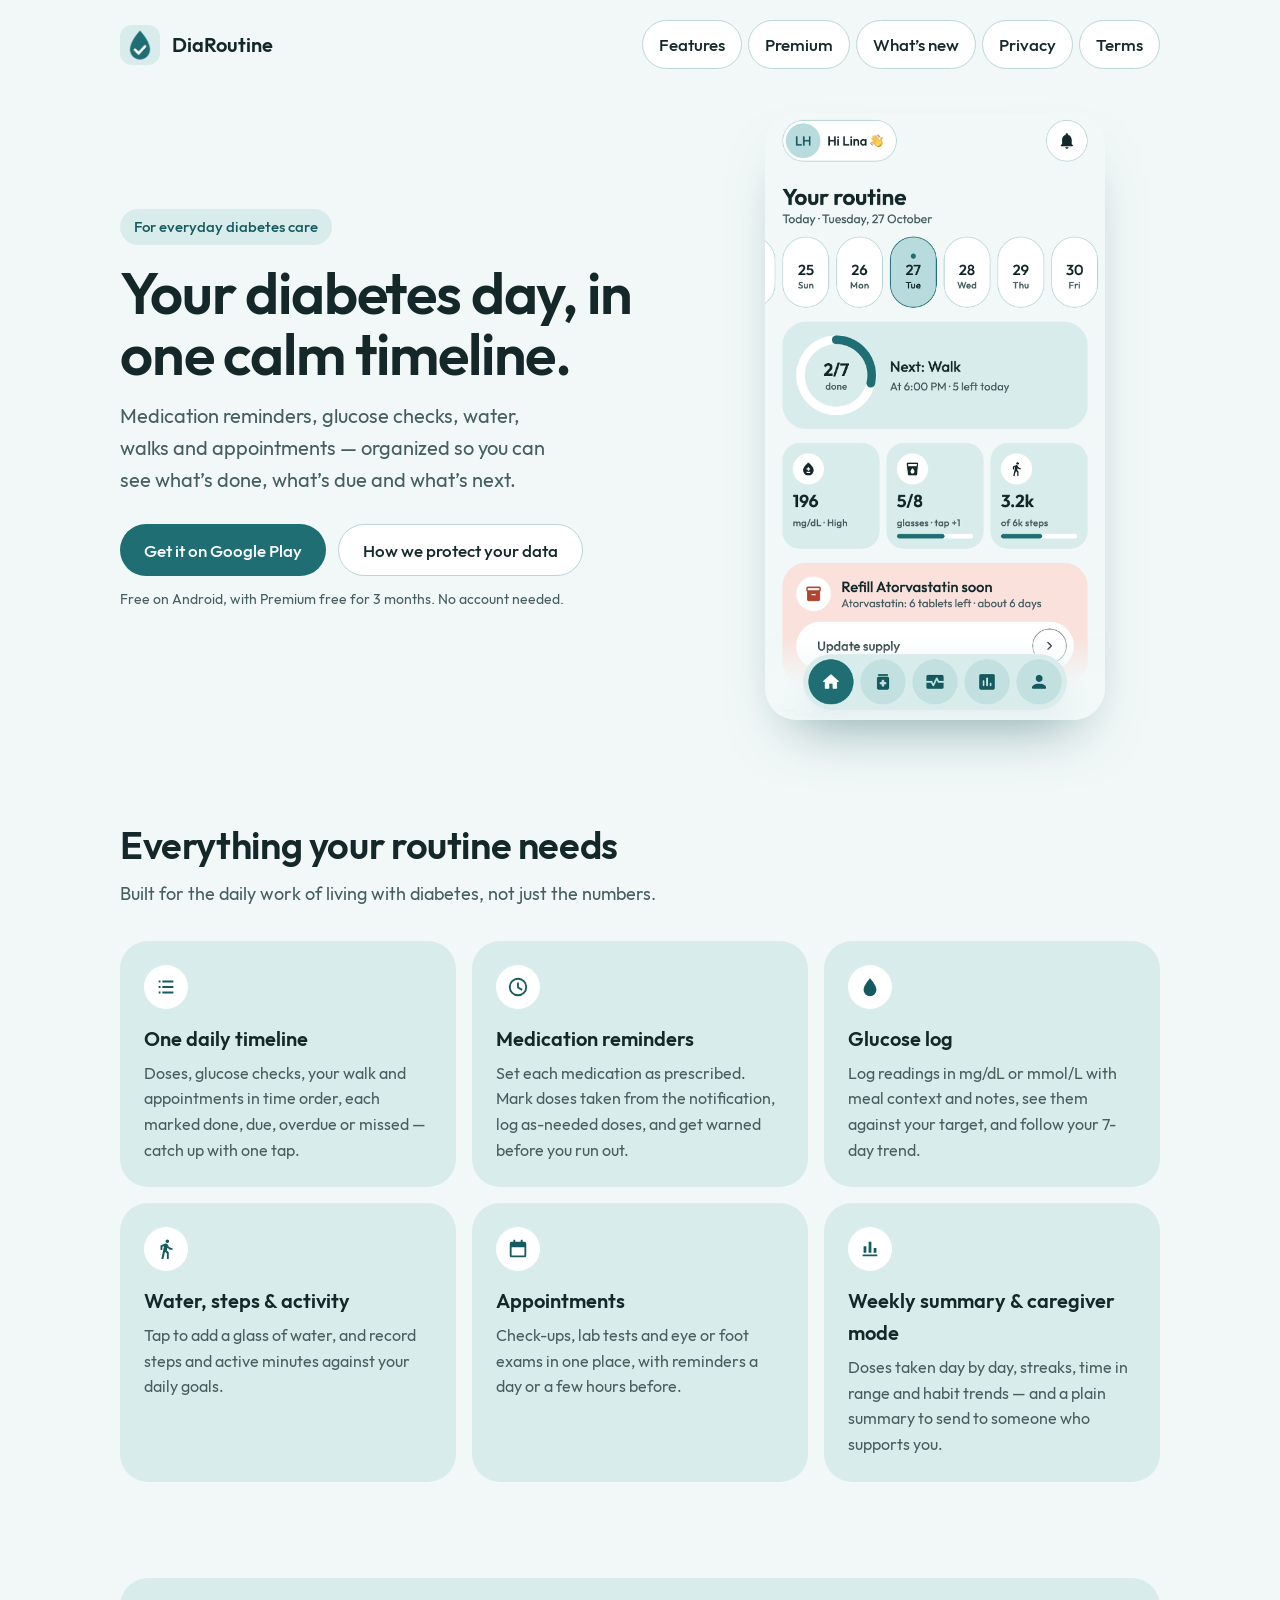
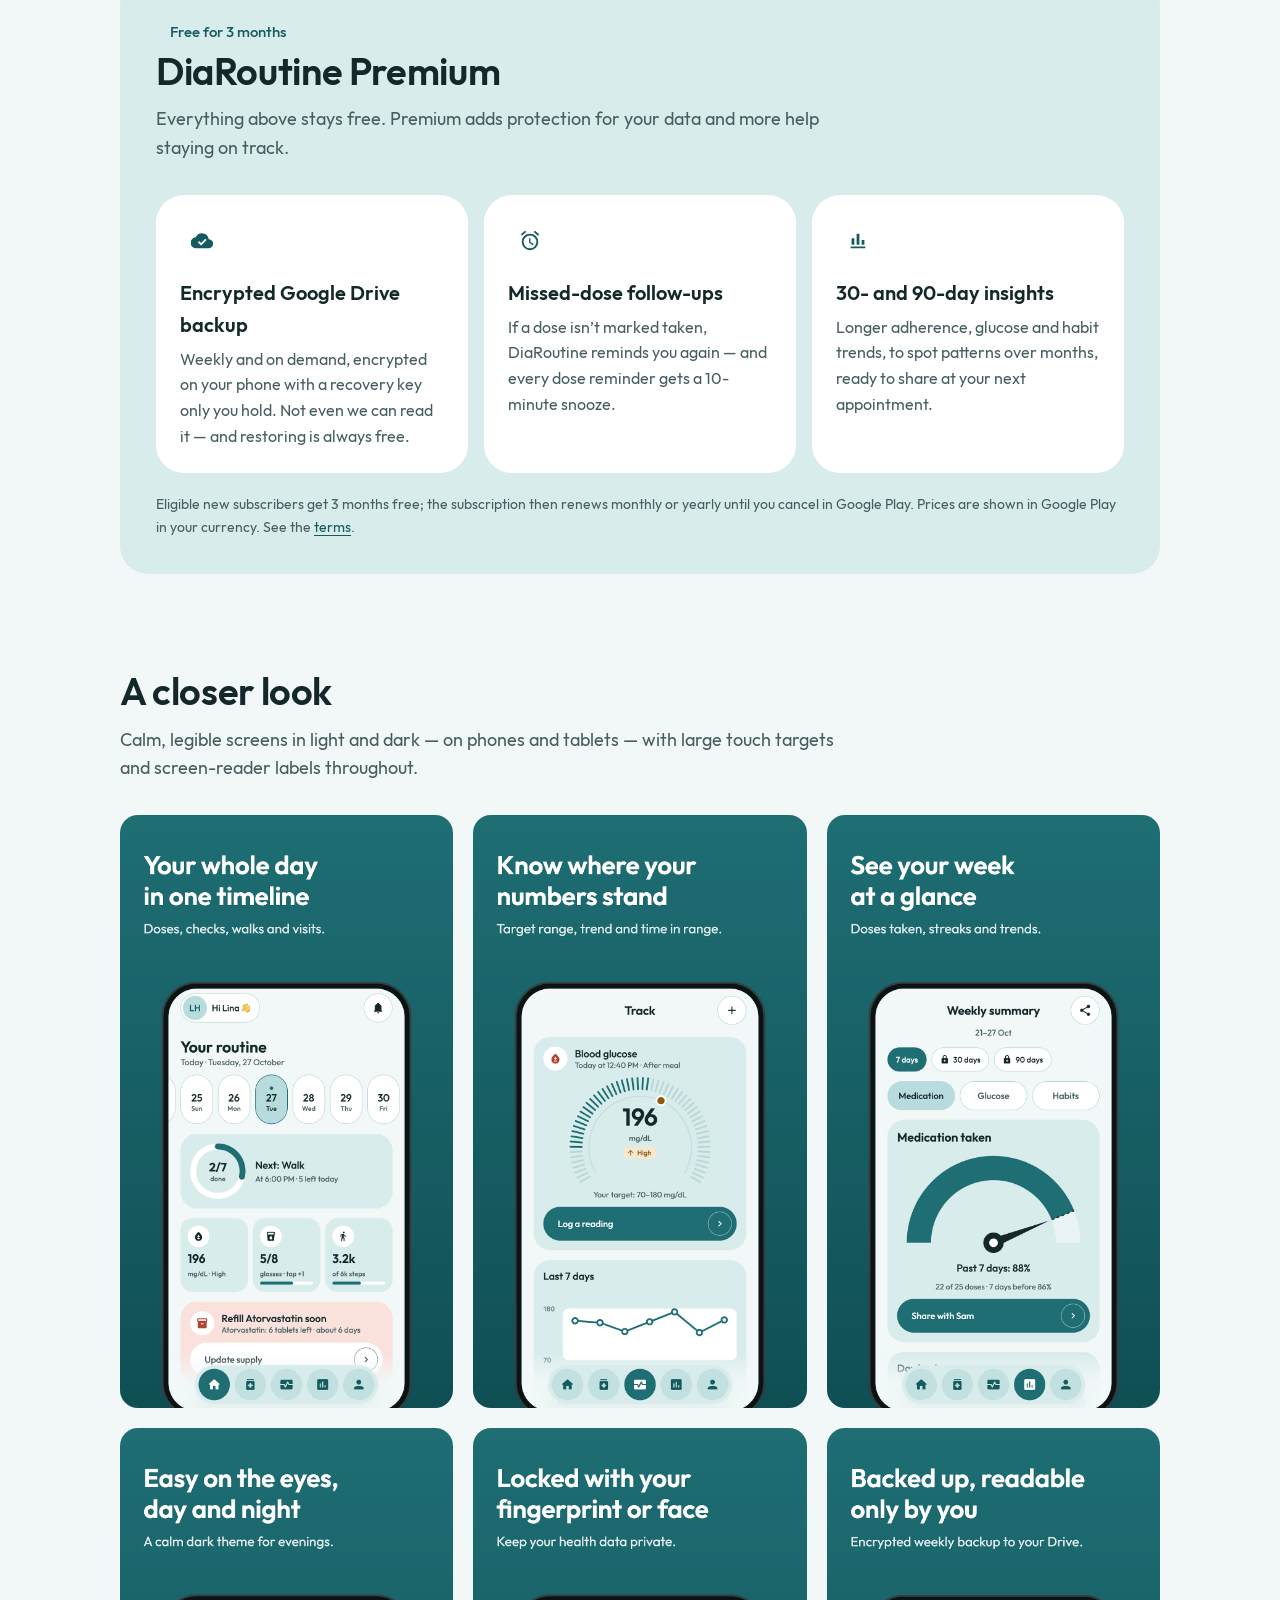
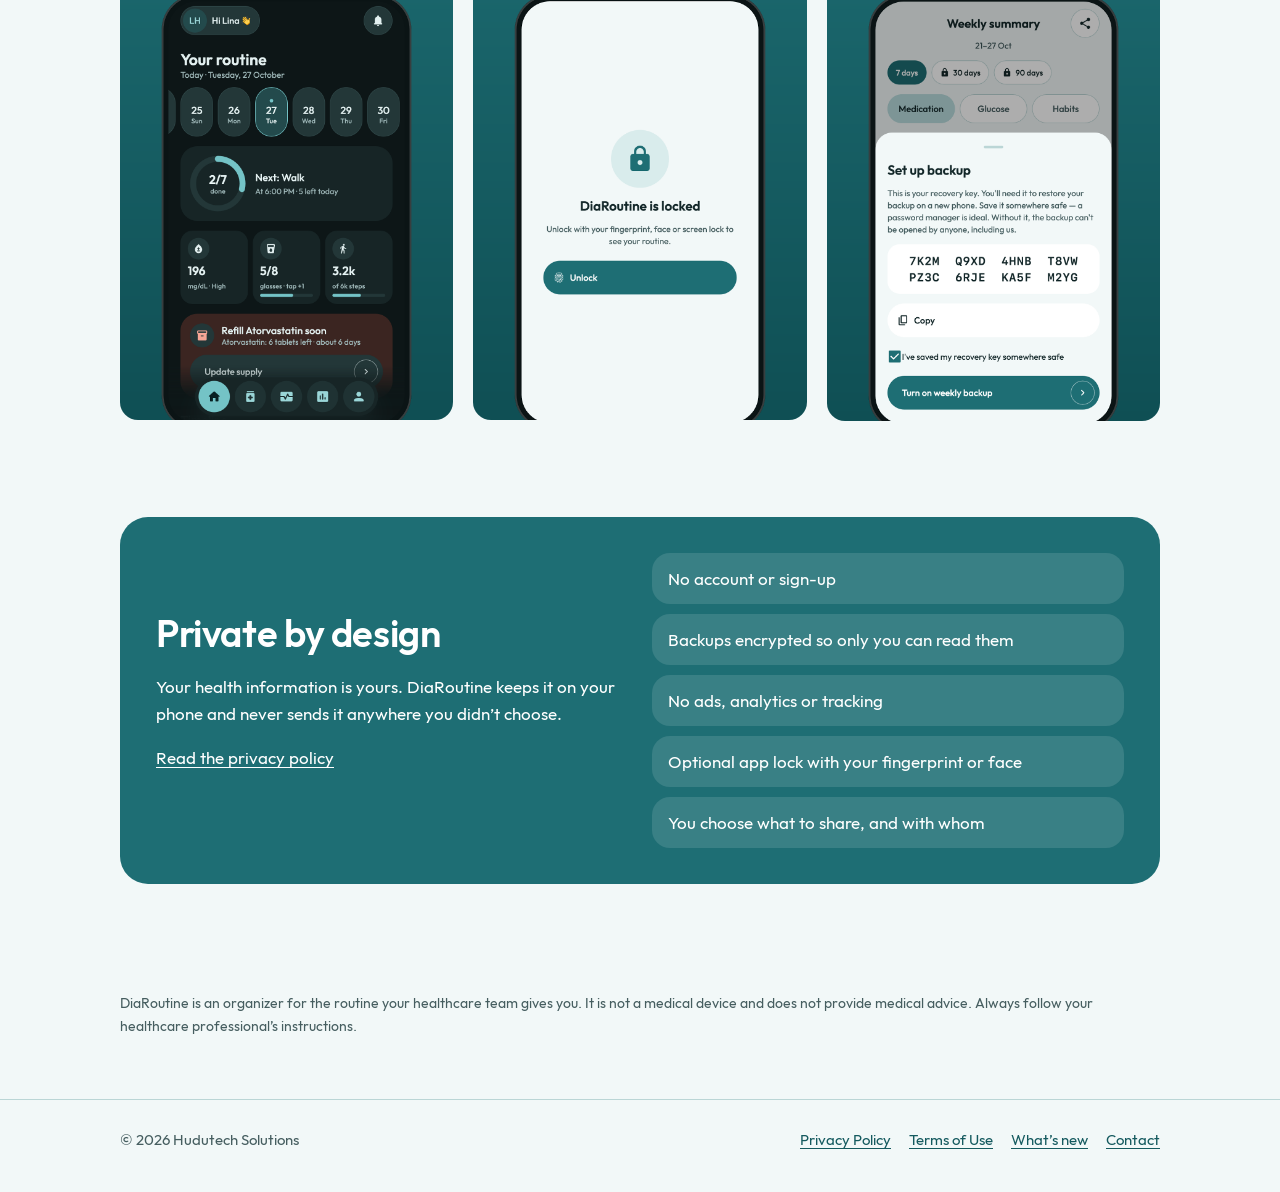
<file: docs/index.html>
<!doctype html>
<html lang="en">
<head>
  <meta charset="utf-8">
  <meta name="viewport" content="width=device-width, initial-scale=1">
  <title>DiaRoutine · Diabetes daily planner</title>
  <meta name="description" content="DiaRoutine brings medication reminders, glucose logging, water, activity and appointments into one calm daily timeline. No account, no ads, no tracking.">
  <meta property="og:title" content="DiaRoutine · Diabetes daily planner">
  <meta property="og:description" content="Your diabetes day, in one calm timeline. Private by design.">
  <meta property="og:image" content="https://njerucyrus.github.io/diaroutine/assets/img/01-timeline.png">
  <link rel="icon" type="image/png" href="assets/img/favicon.png">
  <link rel="apple-touch-icon" href="assets/img/apple-touch-icon.png">
  <link rel="stylesheet" href="assets/site.css">
</head>
<body>
  <header class="site-header">
    <div class="wrap">
      <a class="brand" href="./" aria-current="page"><img src="assets/img/apple-touch-icon.png" alt="">DiaRoutine</a>
      <nav class="site-nav" aria-label="Site">
        <a href="#features">Features</a>
        <a href="#premium">Premium</a>
        <a href="whats-new.html">What’s new</a>
        <a href="privacy.html">Privacy</a>
        <a href="terms.html">Terms</a>
      </nav>
    </div>
  </header>

  <main>
    <section class="hero">
      <div class="wrap">
        <div>
          <span class="eyebrow">For everyday diabetes care</span>
          <h1>Your diabetes day, in one calm timeline.</h1>
          <p class="lead">
            Medication reminders, glucose checks, water, walks and appointments — organized so you can see what’s done,
            what’s due and what’s next.
          </p>
          <div class="actions">
            <a class="button primary" href="https://play.google.com/store/apps/details?id=ai.macaws.diaroutine">Get it on Google Play</a>
            <a class="button secondary" href="privacy.html">How we protect your data</a>
          </div>
          <p class="note">Free on Android, with Premium free for 3 months. No account needed.</p>
        </div>
        <img class="hero-shot" src="assets/img/hero.png" width="560" height="1000"
             alt="DiaRoutine's Today screen: a progress ring showing 2 of 7 tasks done, quick tiles for glucose, water and steps, and a timeline of the day's doses and checks.">
      </div>
    </section>

    <section id="features">
      <div class="wrap">
        <h2>Everything your routine needs</h2>
        <p class="section-lead">Built for the daily work of living with diabetes, not just the numbers.</p>
        <div class="features">
          <article class="feature">
            <div class="icon"><svg viewBox="0 0 24 24" aria-hidden="true"><path d="M4 5h2v2H4V5Zm4 0h12v2H8V5ZM4 11h2v2H4v-2Zm4 0h12v2H8v-2Zm-4 6h2v2H4v-2Zm4 0h12v2H8v-2Z"/></svg></div>
            <h3>One daily timeline</h3>
            <p>Doses, glucose checks, your walk and appointments in time order, each marked done, due, overdue or missed — catch up with one tap.</p>
          </article>
          <article class="feature">
            <div class="icon"><svg viewBox="0 0 24 24" aria-hidden="true"><path d="M12 2a10 10 0 1 0 0 20 10 10 0 0 0 0-20Zm0 2a8 8 0 1 1 0 16 8 8 0 0 1 0-16Zm-1 3v6l5 3 1-1.7-4-2.4V7h-2Z"/></svg></div>
            <h3>Medication reminders</h3>
            <p>Set each medication as prescribed. Mark doses taken from the notification, log as-needed doses, and get warned before you run out.</p>
          </article>
          <article class="feature">
            <div class="icon"><svg viewBox="0 0 24 24" aria-hidden="true"><path d="M12 2.5S5 10.2 5 15a7 7 0 0 0 14 0c0-4.8-7-12.5-7-12.5Z"/></svg></div>
            <h3>Glucose log</h3>
            <p>Log readings in mg/dL or mmol/L with meal context and notes, see them against your target, and follow your 7-day trend.</p>
          </article>
          <article class="feature">
            <div class="icon"><svg viewBox="0 0 24 24" aria-hidden="true"><path d="M13.5 5.5a2 2 0 1 0 0-4 2 2 0 0 0 0 4ZM9.8 8.9 7 23h2.1l1.8-8 2.1 2v6h2v-7.5l-2.1-2 .6-3A7.3 7.3 0 0 0 19 13v-2c-1.9 0-3.5-1-4.3-2.4l-1-1.6c-.4-.6-1-1-1.7-1-.3 0-.5.1-.8.1L6 8.3V13h2V9.6l1.8-.7"/></svg></div>
            <h3>Water, steps &amp; activity</h3>
            <p>Tap to add a glass of water, and record steps and active minutes against your daily goals.</p>
          </article>
          <article class="feature">
            <div class="icon"><svg viewBox="0 0 24 24" aria-hidden="true"><path d="M7 2v2H5a2 2 0 0 0-2 2v13a2 2 0 0 0 2 2h14a2 2 0 0 0 2-2V6a2 2 0 0 0-2-2h-2V2h-2v2H9V2H7Zm-2 8h14v9H5v-9Z"/></svg></div>
            <h3>Appointments</h3>
            <p>Check-ups, lab tests and eye or foot exams in one place, with reminders a day or a few hours before.</p>
          </article>
          <article class="feature">
            <div class="icon"><svg viewBox="0 0 24 24" aria-hidden="true"><path d="M4 20h16v-2H4v2Zm1-4h3V9H5v7Zm5.5 0h3V4h-3v12Zm5.5 0h3v-5h-3v5Z"/></svg></div>
            <h3>Weekly summary &amp; caregiver mode</h3>
            <p>Doses taken day by day, streaks, time in range and habit trends — and a plain summary to send to someone who supports you.</p>
          </article>
        </div>
      </div>
    </section>

    <section id="premium" aria-labelledby="premium-title">
      <div class="wrap">
        <div class="premium-panel">
          <span class="eyebrow">Free for 3 months</span>
          <h2 id="premium-title">DiaRoutine Premium</h2>
          <p class="section-lead">Everything above stays free. Premium adds protection for your data and more help staying on track.</p>
          <div class="features">
            <article class="feature">
              <div class="icon"><svg viewBox="0 0 24 24" aria-hidden="true"><path d="M19.4 10A7.5 7.5 0 0 0 5.2 8 6 6 0 0 0 6 20h13a5 5 0 0 0 .4-10ZM11 17l-3.5-3.5 1.4-1.4L11 14.2l4.6-4.6 1.4 1.4L11 17Z"/></svg></div>
              <h3>Encrypted Google Drive backup</h3>
              <p>Weekly and on demand, encrypted on your phone with a recovery key only you hold. Not even we can read it — and restoring is always free.</p>
            </article>
            <article class="feature">
              <div class="icon"><svg viewBox="0 0 24 24" aria-hidden="true"><path d="M12 4a9 9 0 1 0 0 18 9 9 0 0 0 0-18Zm0 16a7 7 0 1 1 0-14 7 7 0 0 1 0 14Zm.5-11H11v5l4.2 2.5.8-1.2-3.5-2.1V9ZM7.9 2.3 6.6.8 2 4.6l1.3 1.5 4.6-3.8ZM22 4.6 17.4.8l-1.3 1.5 4.6 3.9L22 4.6Z"/></svg></div>
              <h3>Missed-dose follow-ups</h3>
              <p>If a dose isn’t marked taken, DiaRoutine reminds you again — and every dose reminder gets a 10-minute snooze.</p>
            </article>
            <article class="feature">
              <div class="icon"><svg viewBox="0 0 24 24" aria-hidden="true"><path d="M4 20h16v-2H4v2Zm1-4h3V9H5v7Zm5.5 0h3V4h-3v12Zm5.5 0h3v-5h-3v5Z"/></svg></div>
              <h3>30- and 90-day insights</h3>
              <p>Longer adherence, glucose and habit trends, to spot patterns over months, ready to share at your next appointment.</p>
            </article>
          </div>
          <p class="note">
            Eligible new subscribers get 3 months free; the subscription then renews monthly or yearly until you cancel in
            Google Play. Prices are shown in Google Play in your currency. See the <a href="terms.html#paid">terms</a>.
          </p>
        </div>
      </div>
    </section>

    <section aria-labelledby="screens-title">
      <div class="wrap">
        <h2 id="screens-title">A closer look</h2>
        <p class="section-lead">Calm, legible screens in light and dark — on phones and tablets — with large touch targets and screen-reader labels throughout.</p>
        <div class="gallery">
          <img src="assets/img/01-timeline.png" width="540" height="960" loading="lazy" alt="Your whole day in one timeline: the Today screen.">
          <img src="assets/img/03-glucose.png" width="540" height="960" loading="lazy" alt="Know where your numbers stand: the glucose dial and 7-day trend.">
          <img src="assets/img/04-weekly.png" width="540" height="960" loading="lazy" alt="See your week at a glance: the medication adherence gauge and daily bars.">
          <img src="assets/img/05-dark.png" width="540" height="960" loading="lazy" alt="Easy on the eyes, day and night: the Today screen in dark mode.">
          <img src="assets/img/07-app-lock.png" width="540" height="960" loading="lazy" alt="Locked with your fingerprint or face: the app lock screen.">
          <img src="assets/img/08-backup.png" width="540" height="960" loading="lazy" alt="Backed up, readable only by you: the recovery key shown when setting up backup.">
        </div>
      </div>
    </section>

    <section>
      <div class="wrap">
        <div class="promise">
          <div>
            <h2>Private by design</h2>
            <p>Your health information is yours. DiaRoutine keeps it on your phone and never sends it anywhere you didn’t choose.</p>
            <p><a href="privacy.html">Read the privacy policy</a></p>
          </div>
          <ul>
            <li>No account or sign-up</li>
            <li>Backups encrypted so only you can read them</li>
            <li>No ads, analytics or tracking</li>
            <li>Optional app lock with your fingerprint or face</li>
            <li>You choose what to share, and with whom</li>
          </ul>
        </div>
      </div>
    </section>

    <section>
      <div class="wrap">
        <p class="note">
          DiaRoutine is an organizer for the routine your healthcare team gives you. It is not a medical device and does
          not provide medical advice. Always follow your healthcare professional’s instructions.
        </p>
      </div>
    </section>
  </main>

  <footer class="site-footer">
    <div class="wrap">
      <span>© 2026 Hudutech Solutions</span>
      <nav aria-label="Legal">
        <a href="privacy.html">Privacy Policy</a>
        <a href="terms.html">Terms of Use</a>
        <a href="whats-new.html">What’s new</a>
        <a href="mailto:coolnjeru@gmail.com">Contact</a>
      </nav>
    </div>
  </footer>
</body>
</html>
</file>
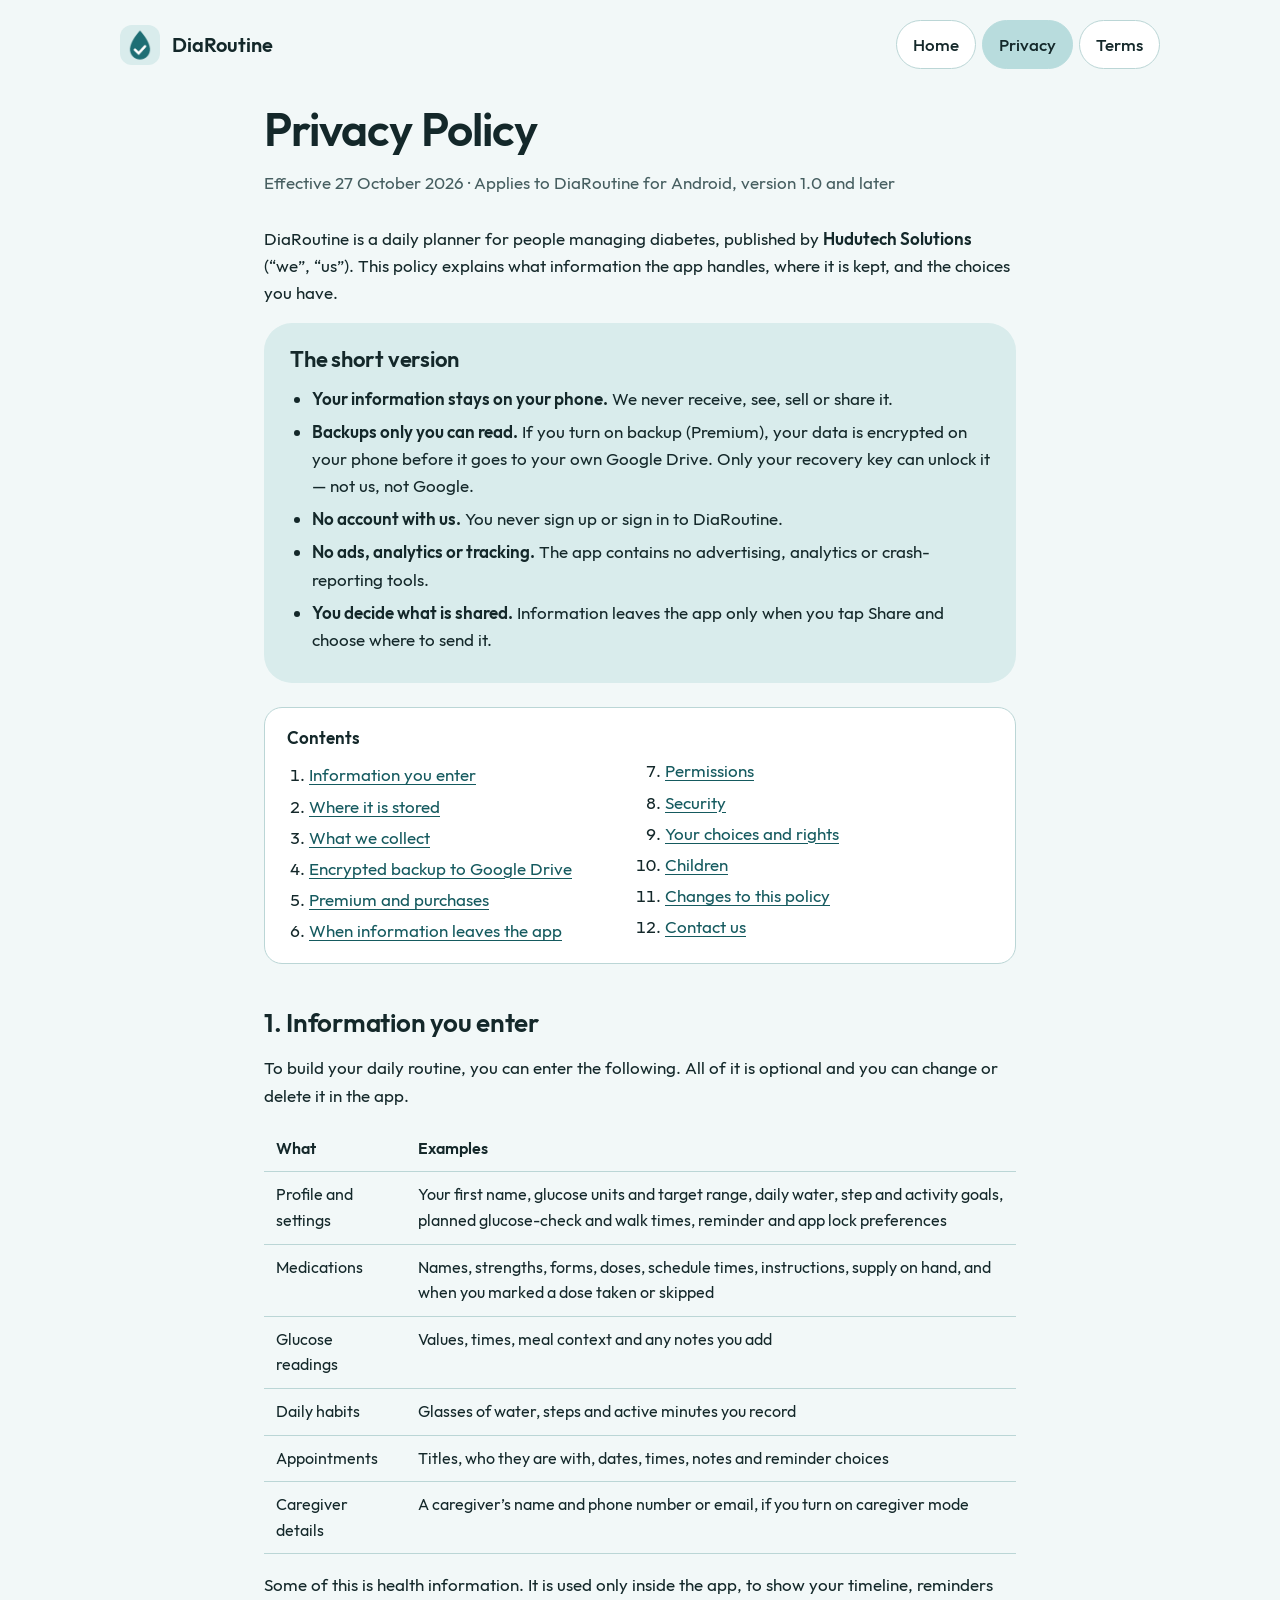
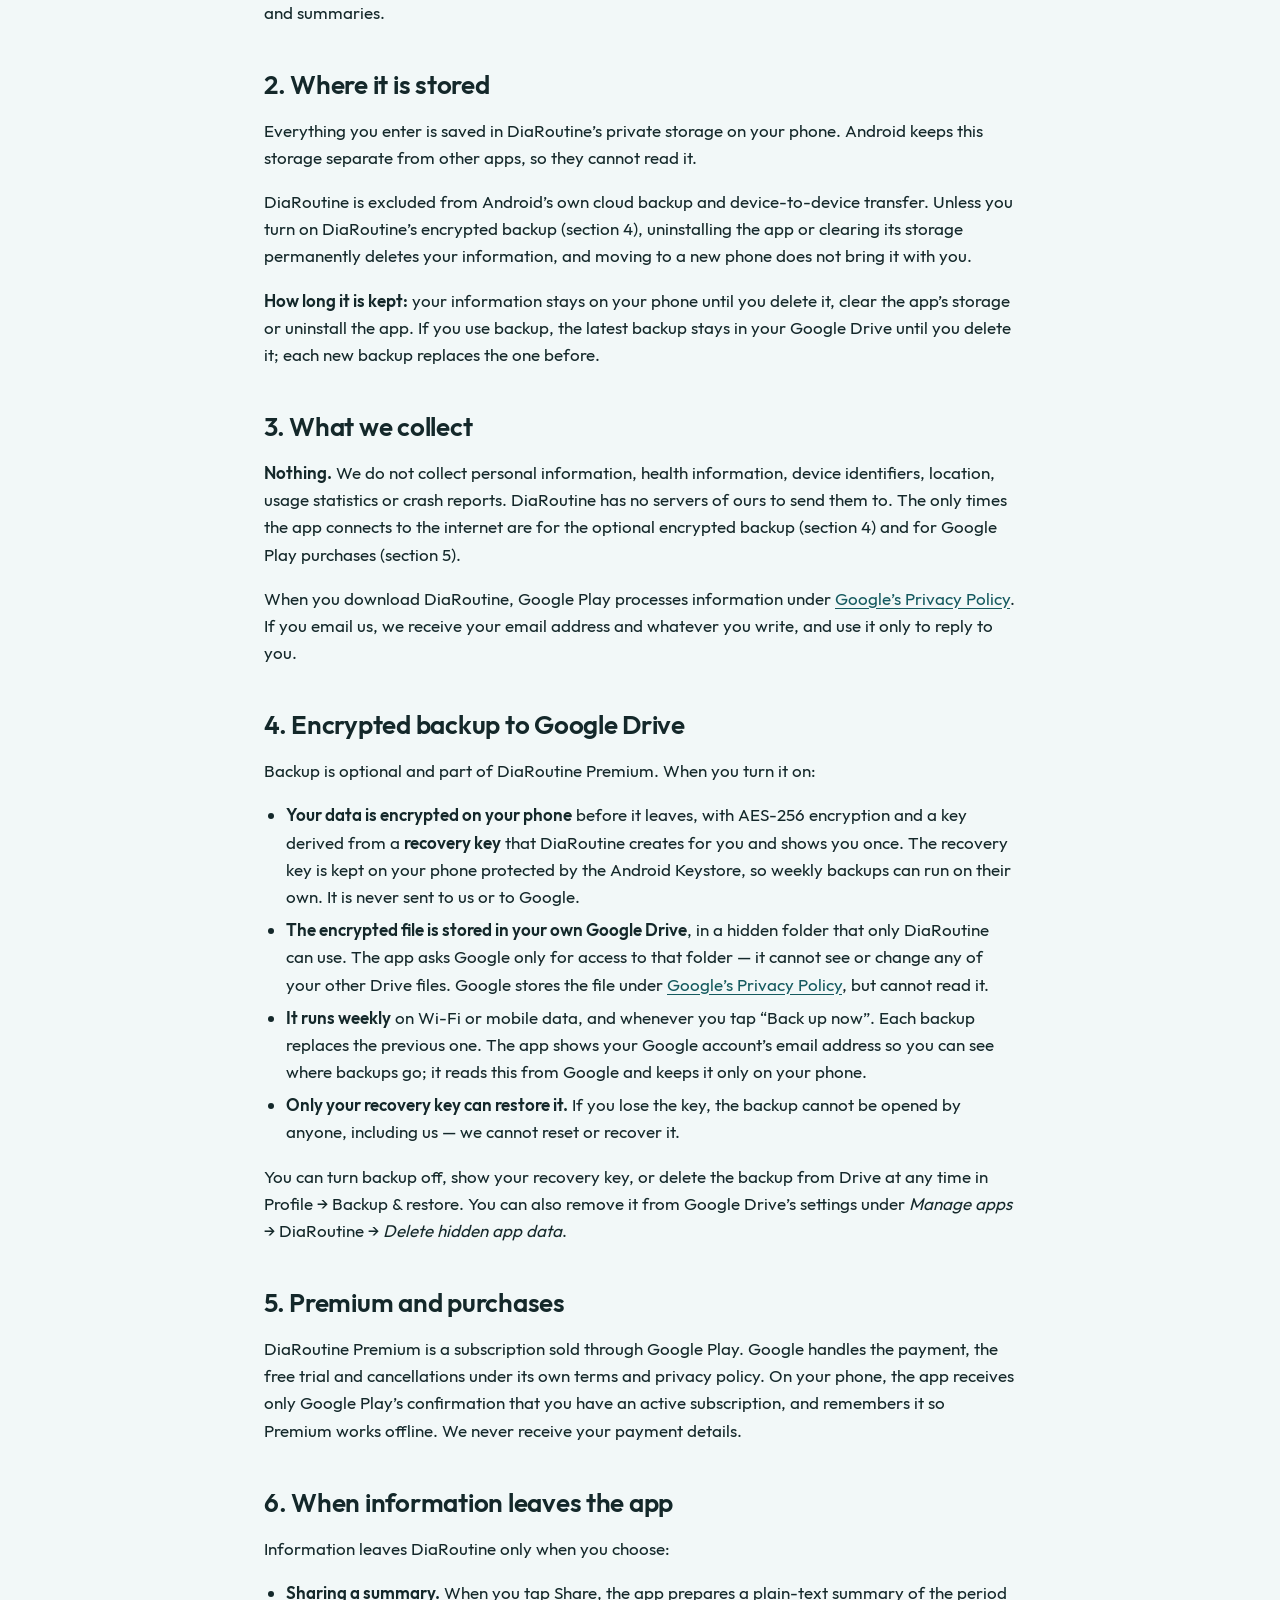
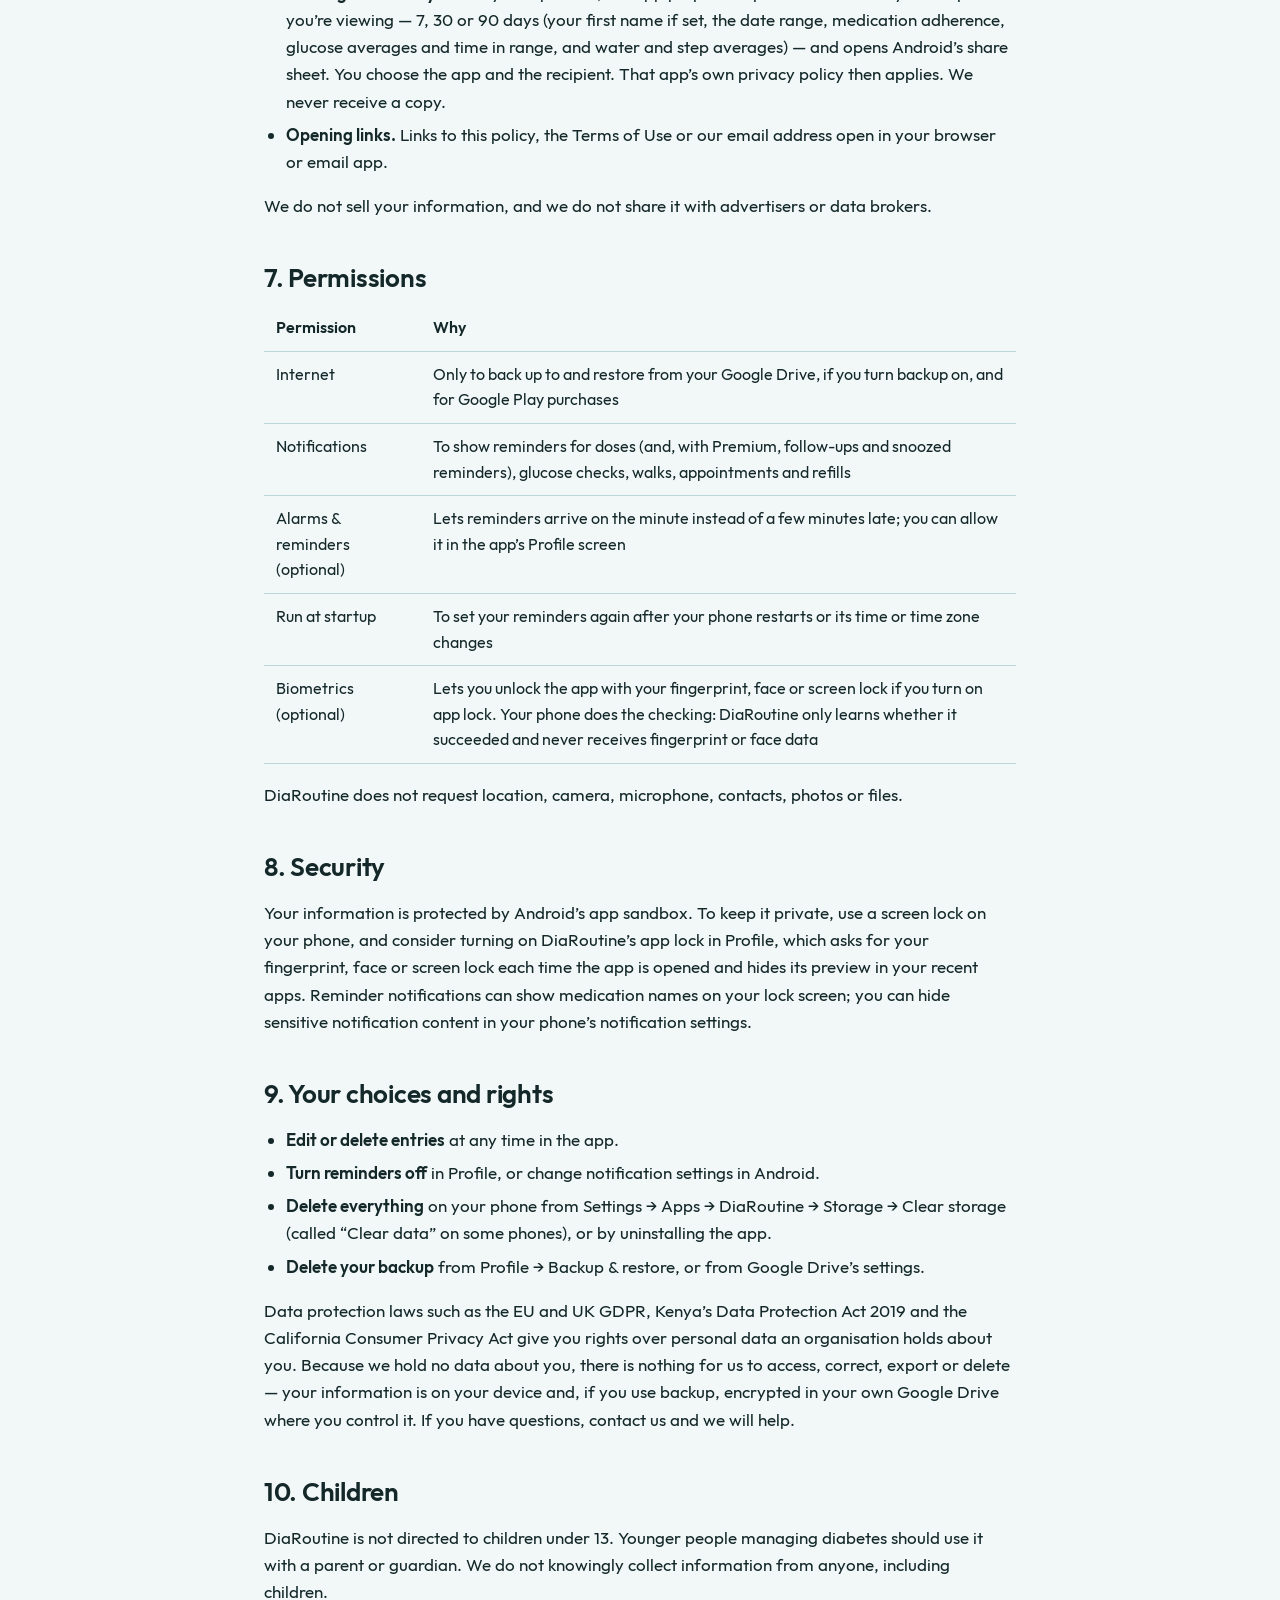
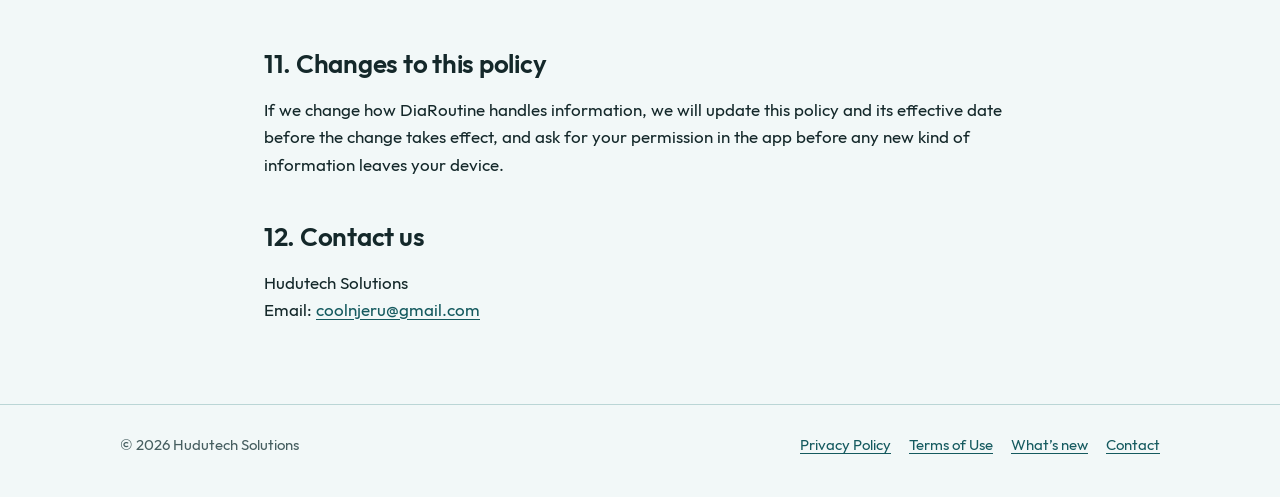
<file: docs/privacy.html>
<!doctype html>
<html lang="en">
<head>
  <meta charset="utf-8">
  <meta name="viewport" content="width=device-width, initial-scale=1">
  <title>Privacy Policy · DiaRoutine</title>
  <meta name="description" content="How DiaRoutine handles your information: it stays on your phone, and optional backups are encrypted so only you can read them. No account, no ads, no tracking.">
  <link rel="icon" type="image/png" href="assets/img/favicon.png">
  <link rel="apple-touch-icon" href="assets/img/apple-touch-icon.png">
  <link rel="stylesheet" href="assets/site.css">
</head>
<body>
  <header class="site-header">
    <div class="wrap">
      <a class="brand" href="./"><img src="assets/img/apple-touch-icon.png" alt="">DiaRoutine</a>
      <nav class="site-nav" aria-label="Site">
        <a href="./">Home</a>
        <a href="privacy.html" aria-current="page">Privacy</a>
        <a href="terms.html">Terms</a>
      </nav>
    </div>
  </header>

  <main class="doc">
    <h1>Privacy Policy</h1>
    <p class="meta">Effective 27 October 2026 · Applies to DiaRoutine for Android, version 1.0 and later</p>

    <p>
      DiaRoutine is a daily planner for people managing diabetes, published by
      <strong>Hudutech Solutions</strong> (“we”, “us”). This policy explains what information the app
      handles, where it is kept, and the choices you have.
    </p>

    <div class="summary">
      <h2>The short version</h2>
      <ul>
        <li><strong>Your information stays on your phone.</strong> We never receive, see, sell or share it.</li>
        <li><strong>Backups only you can read.</strong> If you turn on backup (Premium), your data is encrypted on your phone
          before it goes to your own Google Drive. Only your recovery key can unlock it — not us, not Google.</li>
        <li><strong>No account with us.</strong> You never sign up or sign in to DiaRoutine.</li>
        <li><strong>No ads, analytics or tracking.</strong> The app contains no advertising, analytics or crash-reporting tools.</li>
        <li><strong>You decide what is shared.</strong> Information leaves the app only when you tap Share and choose where to send it.</li>
      </ul>
    </div>

    <nav class="toc" aria-label="Contents">
      <strong>Contents</strong>
      <ol>
        <li><a href="#what-you-enter">Information you enter</a></li>
        <li><a href="#where-stored">Where it is stored</a></li>
        <li><a href="#we-collect">What we collect</a></li>
        <li><a href="#backup">Encrypted backup to Google Drive</a></li>
        <li><a href="#purchases">Premium and purchases</a></li>
        <li><a href="#sharing">When information leaves the app</a></li>
        <li><a href="#permissions">Permissions</a></li>
        <li><a href="#security">Security</a></li>
        <li><a href="#choices">Your choices and rights</a></li>
        <li><a href="#children">Children</a></li>
        <li><a href="#changes">Changes to this policy</a></li>
        <li><a href="#contact">Contact us</a></li>
      </ol>
    </nav>

    <h2 id="what-you-enter">1. Information you enter</h2>
    <p>To build your daily routine, you can enter the following. All of it is optional and you can change or delete it in the app.</p>
    <table>
      <thead><tr><th scope="col">What</th><th scope="col">Examples</th></tr></thead>
      <tbody>
        <tr><td>Profile and settings</td><td>Your first name, glucose units and target range, daily water, step and activity goals, planned glucose-check and walk times, reminder and app lock preferences</td></tr>
        <tr><td>Medications</td><td>Names, strengths, forms, doses, schedule times, instructions, supply on hand, and when you marked a dose taken or skipped</td></tr>
        <tr><td>Glucose readings</td><td>Values, times, meal context and any notes you add</td></tr>
        <tr><td>Daily habits</td><td>Glasses of water, steps and active minutes you record</td></tr>
        <tr><td>Appointments</td><td>Titles, who they are with, dates, times, notes and reminder choices</td></tr>
        <tr><td>Caregiver details</td><td>A caregiver’s name and phone number or email, if you turn on caregiver mode</td></tr>
      </tbody>
    </table>
    <p>
      Some of this is health information. It is used only inside the app, to show your timeline,
      reminders and summaries.
    </p>

    <h2 id="where-stored">2. Where it is stored</h2>
    <p>
      Everything you enter is saved in DiaRoutine’s private storage on your phone. Android keeps
      this storage separate from other apps, so they cannot read it.
    </p>
    <p>
      DiaRoutine is excluded from Android’s own cloud backup and device-to-device transfer. Unless you turn on
      DiaRoutine’s encrypted backup (section 4), uninstalling the app or clearing its storage permanently deletes your
      information, and moving to a new phone does not bring it with you.
    </p>
    <p>
      <strong>How long it is kept:</strong> your information stays on your phone until you delete it, clear the app’s
      storage or uninstall the app. If you use backup, the latest backup stays in your Google Drive until you delete
      it; each new backup replaces the one before.
    </p>

    <h2 id="we-collect">3. What we collect</h2>
    <p>
      <strong>Nothing.</strong> We do not collect personal information, health information, device
      identifiers, location, usage statistics or crash reports. DiaRoutine has no servers of ours to send them to.
      The only times the app connects to the internet are for the optional encrypted backup (section 4) and for
      Google Play purchases (section 5).
    </p>
    <p>
      When you download DiaRoutine, Google Play processes information under
      <a href="https://policies.google.com/privacy" rel="noopener">Google’s Privacy Policy</a>. If you email us,
      we receive your email address and whatever you write, and use it only to reply to you.
    </p>

    <h2 id="backup">4. Encrypted backup to Google Drive</h2>
    <p>
      Backup is optional and part of DiaRoutine Premium. When you turn it on:
    </p>
    <ul>
      <li>
        <strong>Your data is encrypted on your phone</strong> before it leaves, with AES-256 encryption and a key
        derived from a <strong>recovery key</strong> that DiaRoutine creates for you and shows you once. The recovery
        key is kept on your phone protected by the Android Keystore, so weekly backups can run on their own. It is never
        sent to us or to Google.
      </li>
      <li>
        <strong>The encrypted file is stored in your own Google Drive</strong>, in a hidden folder that only DiaRoutine
        can use. The app asks Google only for access to that folder — it cannot see or change any of your other Drive
        files. Google stores the file under <a href="https://policies.google.com/privacy" rel="noopener">Google’s Privacy Policy</a>,
        but cannot read it.
      </li>
      <li>
        <strong>It runs weekly</strong> on Wi-Fi or mobile data, and whenever you tap “Back up now”. Each backup replaces
        the previous one. The app shows your Google account’s email address so you can see where backups go; it reads
        this from Google and keeps it only on your phone.
      </li>
      <li>
        <strong>Only your recovery key can restore it.</strong> If you lose the key, the backup cannot be opened by
        anyone, including us — we cannot reset or recover it.
      </li>
    </ul>
    <p>
      You can turn backup off, show your recovery key, or delete the backup from Drive at any time in
      Profile → Backup &amp; restore. You can also remove it from Google Drive’s settings under
      <em>Manage apps</em> → DiaRoutine → <em>Delete hidden app data</em>.
    </p>

    <h2 id="purchases">5. Premium and purchases</h2>
    <p>
      DiaRoutine Premium is a subscription sold through Google Play. Google handles the payment, the free trial and
      cancellations under its own terms and privacy policy. On your phone, the app receives only Google Play’s
      confirmation that you have an active subscription, and remembers it so Premium works offline. We never receive
      your payment details.
    </p>

    <h2 id="sharing">6. When information leaves the app</h2>
    <p>Information leaves DiaRoutine only when you choose:</p>
    <ul>
      <li>
        <strong>Sharing a summary.</strong> When you tap Share, the app prepares a plain-text summary of the period
        you’re viewing — 7, 30 or 90 days (your first name if set, the date range, medication adherence, glucose
        averages and time in range, and water and step averages) — and opens Android’s share sheet. You choose the app and the recipient.
        That app’s own privacy policy then applies. We never receive a copy.
      </li>
      <li>
        <strong>Opening links.</strong> Links to this policy, the Terms of Use or our email address open in your
        browser or email app.
      </li>
    </ul>
    <p>We do not sell your information, and we do not share it with advertisers or data brokers.</p>

    <h2 id="permissions">7. Permissions</h2>
    <table>
      <thead><tr><th scope="col">Permission</th><th scope="col">Why</th></tr></thead>
      <tbody>
        <tr><td>Internet</td><td>Only to back up to and restore from your Google Drive, if you turn backup on, and for Google Play purchases</td></tr>
        <tr><td>Notifications</td><td>To show reminders for doses (and, with Premium, follow-ups and snoozed reminders), glucose checks, walks, appointments and refills</td></tr>
        <tr><td>Alarms &amp; reminders (optional)</td><td>Lets reminders arrive on the minute instead of a few minutes late; you can allow it in the app’s Profile screen</td></tr>
        <tr><td>Run at startup</td><td>To set your reminders again after your phone restarts or its time or time zone changes</td></tr>
        <tr><td>Biometrics (optional)</td><td>Lets you unlock the app with your fingerprint, face or screen lock if you turn on app lock. Your phone does the checking: DiaRoutine only learns whether it succeeded and never receives fingerprint or face data</td></tr>
      </tbody>
    </table>
    <p>DiaRoutine does not request location, camera, microphone, contacts, photos or files.</p>

    <h2 id="security">8. Security</h2>
    <p>
      Your information is protected by Android’s app sandbox. To keep it private, use a screen lock on your phone, and
      consider turning on DiaRoutine’s app lock in Profile, which asks for your fingerprint, face or screen lock each
      time the app is opened and hides its preview in your recent apps.
      Reminder notifications can show medication names on your lock screen; you can hide sensitive notification
      content in your phone’s notification settings.
    </p>

    <h2 id="choices">9. Your choices and rights</h2>
    <ul>
      <li><strong>Edit or delete entries</strong> at any time in the app.</li>
      <li><strong>Turn reminders off</strong> in Profile, or change notification settings in Android.</li>
      <li><strong>Delete everything</strong> on your phone from Settings → Apps → DiaRoutine → Storage → Clear storage (called “Clear data” on some phones), or by uninstalling the app.</li>
      <li><strong>Delete your backup</strong> from Profile → Backup &amp; restore, or from Google Drive’s settings.</li>
    </ul>
    <p>
      Data protection laws such as the EU and UK GDPR, Kenya’s Data Protection Act 2019 and the California
      Consumer Privacy Act give you rights over personal data an organisation holds about you. Because we hold no
      data about you, there is nothing for us to access, correct, export or delete — your information is on your
      device and, if you use backup, encrypted in your own Google Drive where you control it. If you have questions, contact us and we will help.
    </p>

    <h2 id="children">10. Children</h2>
    <p>
      DiaRoutine is not directed to children under 13. Younger people managing diabetes should use it with a parent
      or guardian. We do not knowingly collect information from anyone, including children.
    </p>

    <h2 id="changes">11. Changes to this policy</h2>
    <p>
      If we change how DiaRoutine handles information, we will update this policy and its effective date before the
      change takes effect, and ask for your permission in the app before any new kind of information leaves your device.
    </p>

    <h2 id="contact">12. Contact us</h2>
    <p>
      Hudutech Solutions<br>
      Email: <a href="mailto:coolnjeru@gmail.com">coolnjeru@gmail.com</a>
    </p>
  </main>

  <footer class="site-footer">
    <div class="wrap">
      <span>© 2026 Hudutech Solutions</span>
      <nav aria-label="Legal">
        <a href="privacy.html">Privacy Policy</a>
        <a href="terms.html">Terms of Use</a>
        <a href="whats-new.html">What’s new</a>
        <a href="mailto:coolnjeru@gmail.com">Contact</a>
      </nav>
    </div>
  </footer>
</body>
</html>
</file>
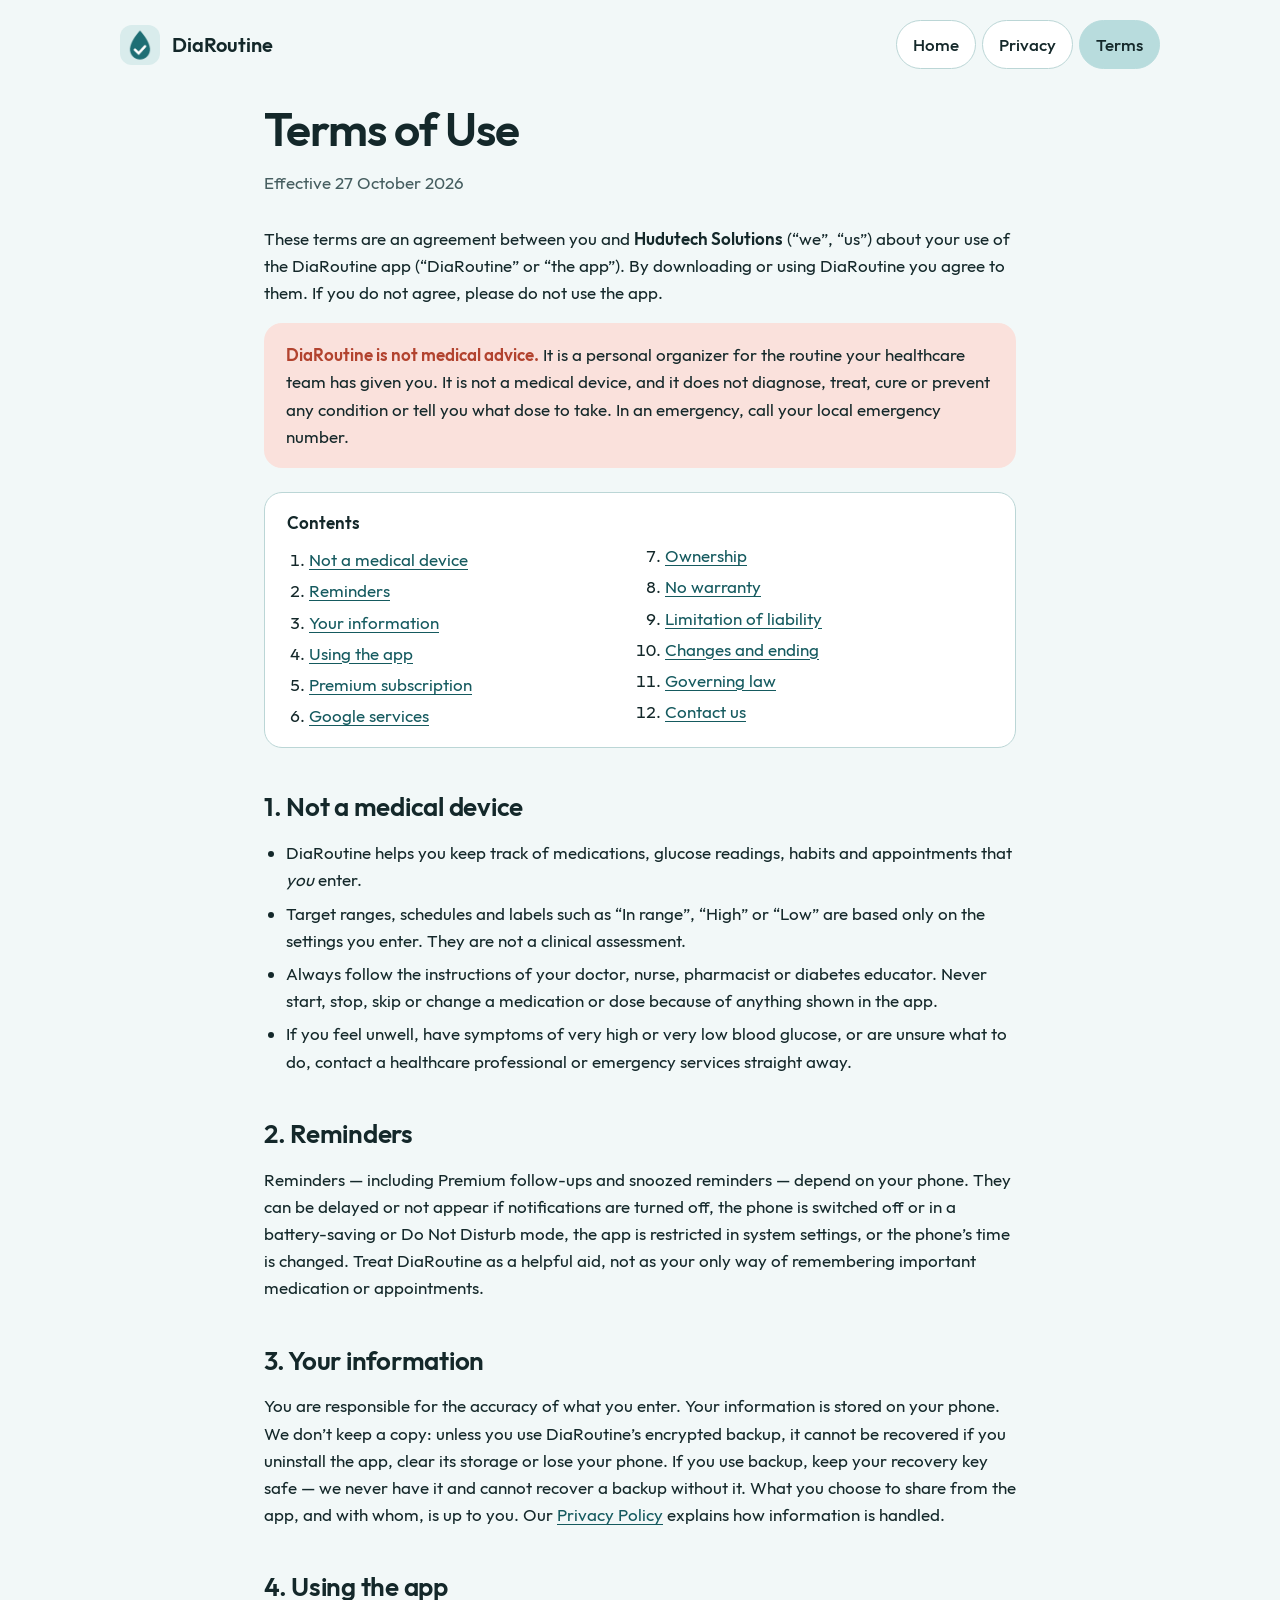
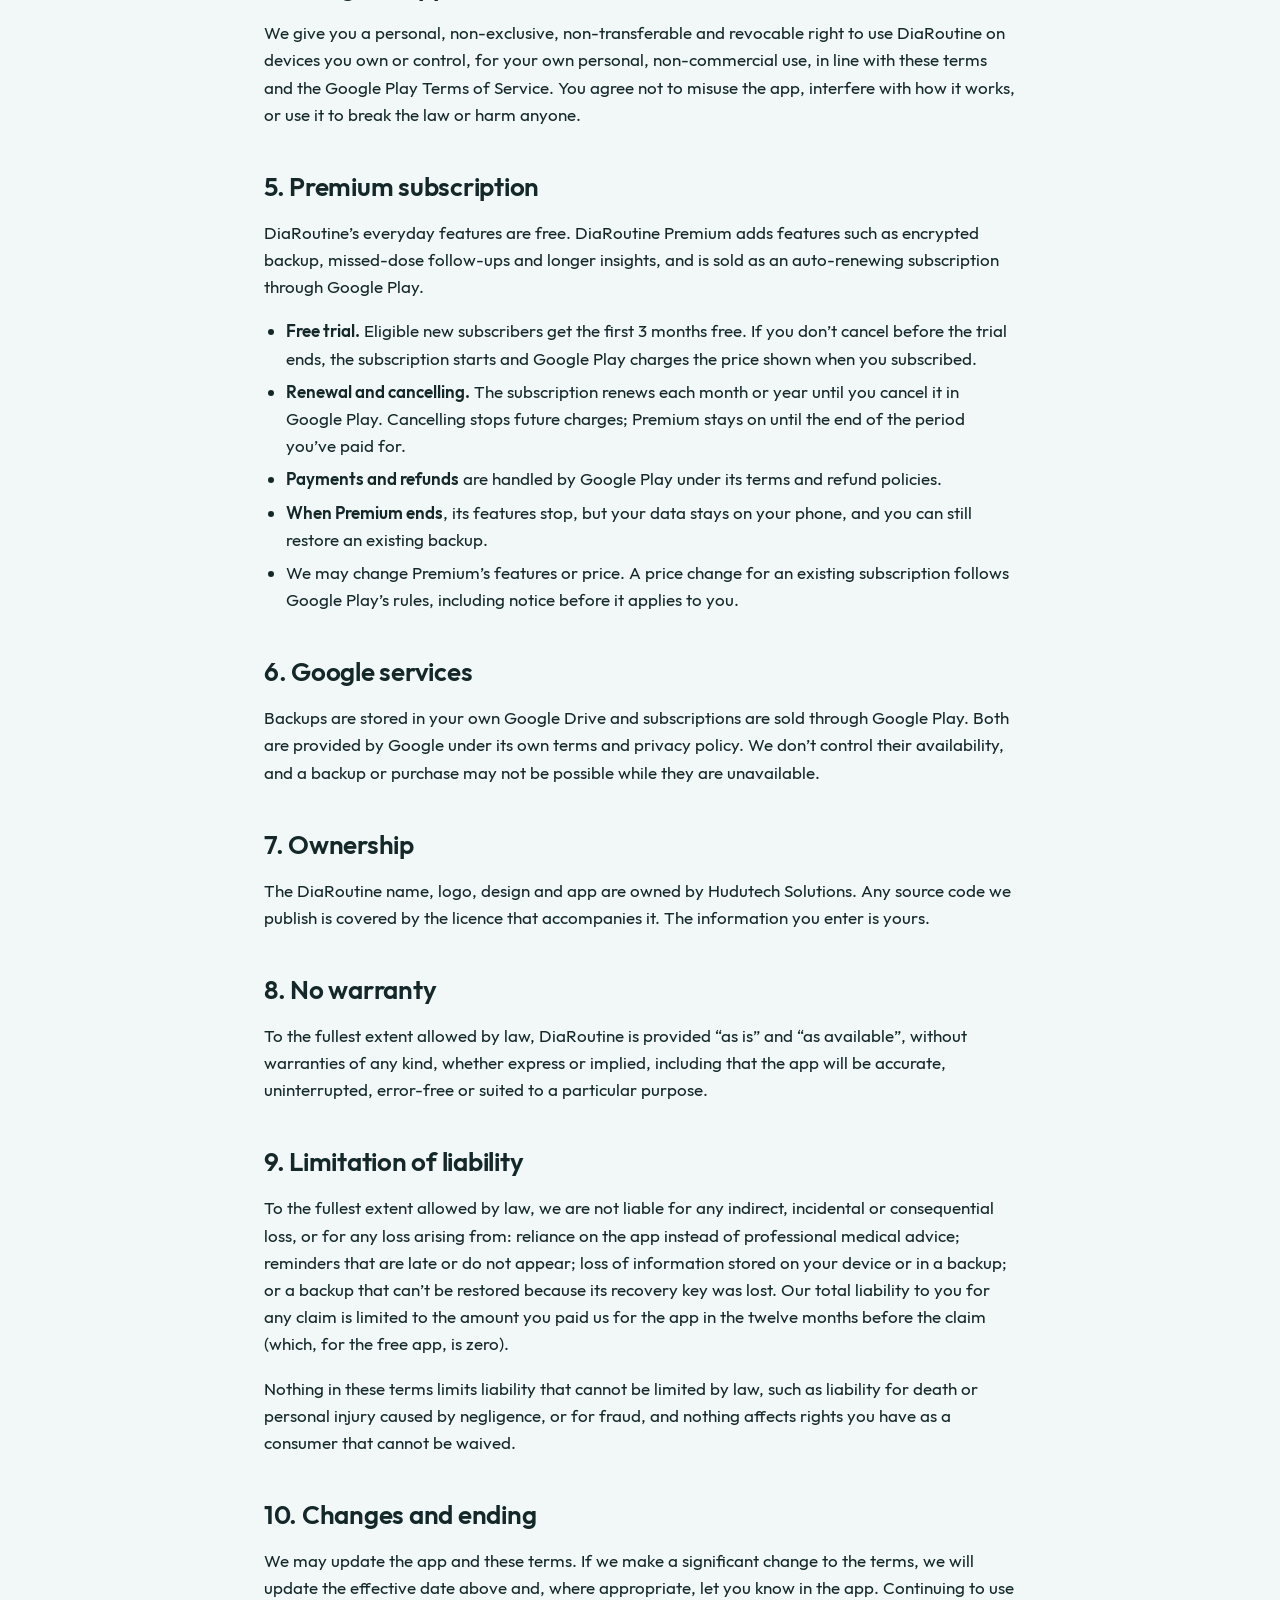
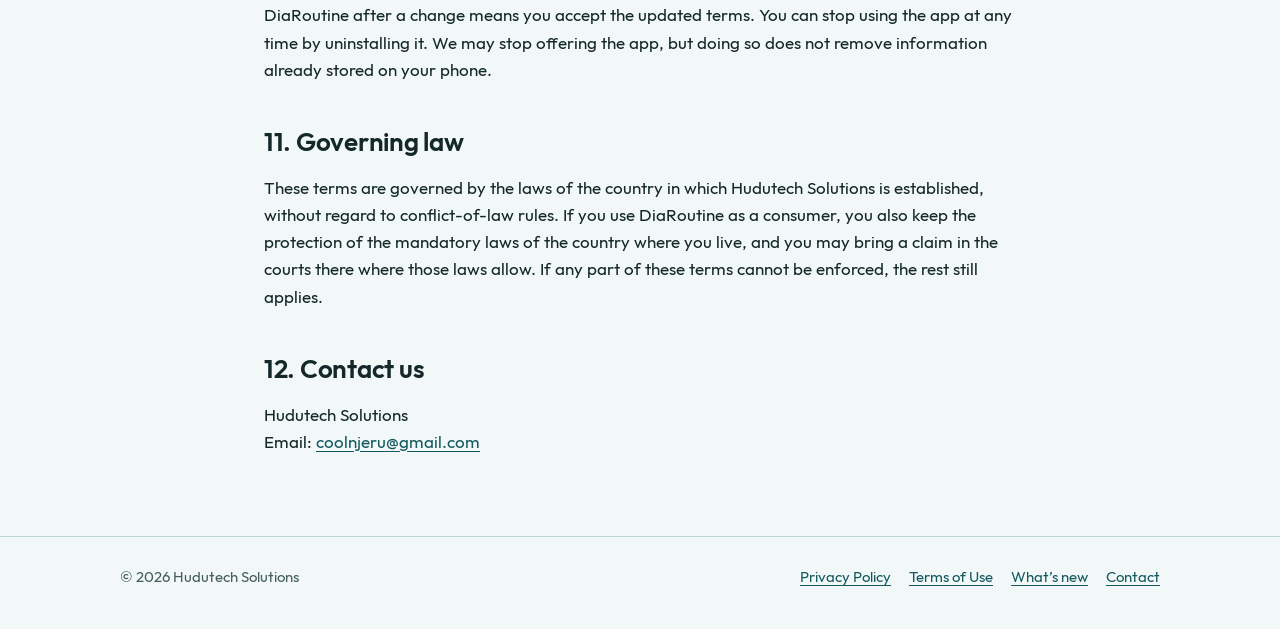
<file: docs/terms.html>
<!doctype html>
<html lang="en">
<head>
  <meta charset="utf-8">
  <meta name="viewport" content="width=device-width, initial-scale=1">
  <title>Terms of Use · DiaRoutine</title>
  <meta name="description" content="The terms for using DiaRoutine, a diabetes routine planner. DiaRoutine is an organizer, not a medical device or medical advice.">
  <link rel="icon" type="image/png" href="assets/img/favicon.png">
  <link rel="apple-touch-icon" href="assets/img/apple-touch-icon.png">
  <link rel="stylesheet" href="assets/site.css">
</head>
<body>
  <header class="site-header">
    <div class="wrap">
      <a class="brand" href="./"><img src="assets/img/apple-touch-icon.png" alt="">DiaRoutine</a>
      <nav class="site-nav" aria-label="Site">
        <a href="./">Home</a>
        <a href="privacy.html">Privacy</a>
        <a href="terms.html" aria-current="page">Terms</a>
      </nav>
    </div>
  </header>

  <main class="doc">
    <h1>Terms of Use</h1>
    <p class="meta">Effective 27 October 2026</p>

    <p>
      These terms are an agreement between you and <strong>Hudutech Solutions</strong> (“we”, “us”) about your use of
      the DiaRoutine app (“DiaRoutine” or “the app”). By downloading or using DiaRoutine you agree to them. If you do not
      agree, please do not use the app.
    </p>

    <div class="callout" role="note">
      <strong>DiaRoutine is not medical advice.</strong> It is a personal organizer for the routine your healthcare team
      has given you. It is not a medical device, and it does not diagnose, treat, cure or prevent any condition or tell
      you what dose to take. In an emergency, call your local emergency number.
    </div>

    <nav class="toc" aria-label="Contents">
      <strong>Contents</strong>
      <ol>
        <li><a href="#medical">Not a medical device</a></li>
        <li><a href="#reminders">Reminders</a></li>
        <li><a href="#your-info">Your information</a></li>
        <li><a href="#licence">Using the app</a></li>
        <li><a href="#paid">Premium subscription</a></li>
        <li><a href="#google">Google services</a></li>
        <li><a href="#ip">Ownership</a></li>
        <li><a href="#warranty">No warranty</a></li>
        <li><a href="#liability">Limitation of liability</a></li>
        <li><a href="#changes">Changes and ending</a></li>
        <li><a href="#law">Governing law</a></li>
        <li><a href="#contact">Contact us</a></li>
      </ol>
    </nav>

    <h2 id="medical">1. Not a medical device</h2>
    <ul>
      <li>DiaRoutine helps you keep track of medications, glucose readings, habits and appointments that <em>you</em> enter.</li>
      <li>Target ranges, schedules and labels such as “In range”, “High” or “Low” are based only on the settings you enter.
        They are not a clinical assessment.</li>
      <li>Always follow the instructions of your doctor, nurse, pharmacist or diabetes educator. Never start, stop, skip or
        change a medication or dose because of anything shown in the app.</li>
      <li>If you feel unwell, have symptoms of very high or very low blood glucose, or are unsure what to do, contact a
        healthcare professional or emergency services straight away.</li>
    </ul>

    <h2 id="reminders">2. Reminders</h2>
    <p>
      Reminders — including Premium follow-ups and snoozed reminders — depend on your phone. They can be delayed or
      not appear if notifications are turned off, the phone is
      switched off or in a battery-saving or Do Not Disturb mode, the app is restricted in system settings, or the
      phone’s time is changed. Treat DiaRoutine as a helpful aid, not as your only way of remembering important
      medication or appointments.
    </p>

    <h2 id="your-info">3. Your information</h2>
    <p>
      You are responsible for the accuracy of what you enter. Your information is stored on your phone. We don’t keep a
      copy: unless you use DiaRoutine’s encrypted backup, it cannot be recovered if you uninstall the app, clear its
      storage or lose your phone. If you use backup, keep your recovery key safe — we never have it and cannot recover
      a backup without it.
      What you choose to share from the app, and with whom, is up to you. Our
      <a href="privacy.html">Privacy Policy</a> explains how information is handled.
    </p>

    <h2 id="licence">4. Using the app</h2>
    <p>
      We give you a personal, non-exclusive, non-transferable and revocable right to use DiaRoutine on devices you own
      or control, for your own personal, non-commercial use, in line with these terms and the Google Play Terms of
      Service. You agree not to misuse the app, interfere with how it works, or use it to break the law or harm anyone.
    </p>

    <h2 id="paid">5. Premium subscription</h2>
    <p>
      DiaRoutine’s everyday features are free. DiaRoutine Premium adds features such as encrypted backup, missed-dose
      follow-ups and longer insights, and is sold as an auto-renewing subscription through Google Play.
    </p>
    <ul>
      <li><strong>Free trial.</strong> Eligible new subscribers get the first 3 months free. If you don’t cancel before
        the trial ends, the subscription starts and Google Play charges the price shown when you subscribed.</li>
      <li><strong>Renewal and cancelling.</strong> The subscription renews each month or year until you cancel it in
        Google Play. Cancelling stops future charges; Premium stays on until the end of the period you’ve paid for.</li>
      <li><strong>Payments and refunds</strong> are handled by Google Play under its terms and refund policies.</li>
      <li><strong>When Premium ends</strong>, its features stop, but your data stays on your phone, and you can still
        restore an existing backup.</li>
      <li>We may change Premium’s features or price. A price change for an existing subscription follows Google Play’s
        rules, including notice before it applies to you.</li>
    </ul>

    <h2 id="google">6. Google services</h2>
    <p>
      Backups are stored in your own Google Drive and subscriptions are sold through Google Play. Both are provided by
      Google under its own terms and privacy policy. We don’t control their availability, and a backup or purchase may
      not be possible while they are unavailable.
    </p>

    <h2 id="ip">7. Ownership</h2>
    <p>
      The DiaRoutine name, logo, design and app are owned by Hudutech Solutions. Any source code we publish is
      covered by the licence that accompanies it. The information you enter is yours.
    </p>

    <h2 id="warranty">8. No warranty</h2>
    <p>
      To the fullest extent allowed by law, DiaRoutine is provided “as is” and “as available”, without warranties of any
      kind, whether express or implied, including that the app will be accurate, uninterrupted, error-free or suited
      to a particular purpose.
    </p>

    <h2 id="liability">9. Limitation of liability</h2>
    <p>
      To the fullest extent allowed by law, we are not liable for any indirect, incidental or consequential loss, or for
      any loss arising from: reliance on the app instead of professional medical advice; reminders that are late or do
      not appear; loss of information stored on your device or in a backup; or a backup that can’t be restored
      because its recovery key was lost. Our total liability to you for any claim is limited to
      the amount you paid us for the app in the twelve months before the claim (which, for the free app, is zero).
    </p>
    <p>
      Nothing in these terms limits liability that cannot be limited by law, such as liability for death or personal
      injury caused by negligence, or for fraud, and nothing affects rights you have as a consumer that cannot be
      waived.
    </p>

    <h2 id="changes">10. Changes and ending</h2>
    <p>
      We may update the app and these terms. If we make a significant change to the terms, we will update the effective
      date above and, where appropriate, let you know in the app. Continuing to use DiaRoutine after a change means you
      accept the updated terms. You can stop using the app at any time by uninstalling it. We may stop offering the app,
      but doing so does not remove information already stored on your phone.
    </p>

    <h2 id="law">11. Governing law</h2>
    <p>
      These terms are governed by the laws of the country in which Hudutech Solutions is established, without regard to
      conflict-of-law rules. If you use DiaRoutine as a consumer, you also keep the protection of the mandatory laws of
      the country where you live, and you may bring a claim in the courts there where those laws allow. If any part of
      these terms cannot be enforced, the rest still applies.
    </p>

    <h2 id="contact">12. Contact us</h2>
    <p>
      Hudutech Solutions<br>
      Email: <a href="mailto:coolnjeru@gmail.com">coolnjeru@gmail.com</a>
    </p>
  </main>

  <footer class="site-footer">
    <div class="wrap">
      <span>© 2026 Hudutech Solutions</span>
      <nav aria-label="Legal">
        <a href="privacy.html">Privacy Policy</a>
        <a href="terms.html">Terms of Use</a>
        <a href="whats-new.html">What’s new</a>
        <a href="mailto:coolnjeru@gmail.com">Contact</a>
      </nav>
    </div>
  </footer>
</body>
</html>
</file>
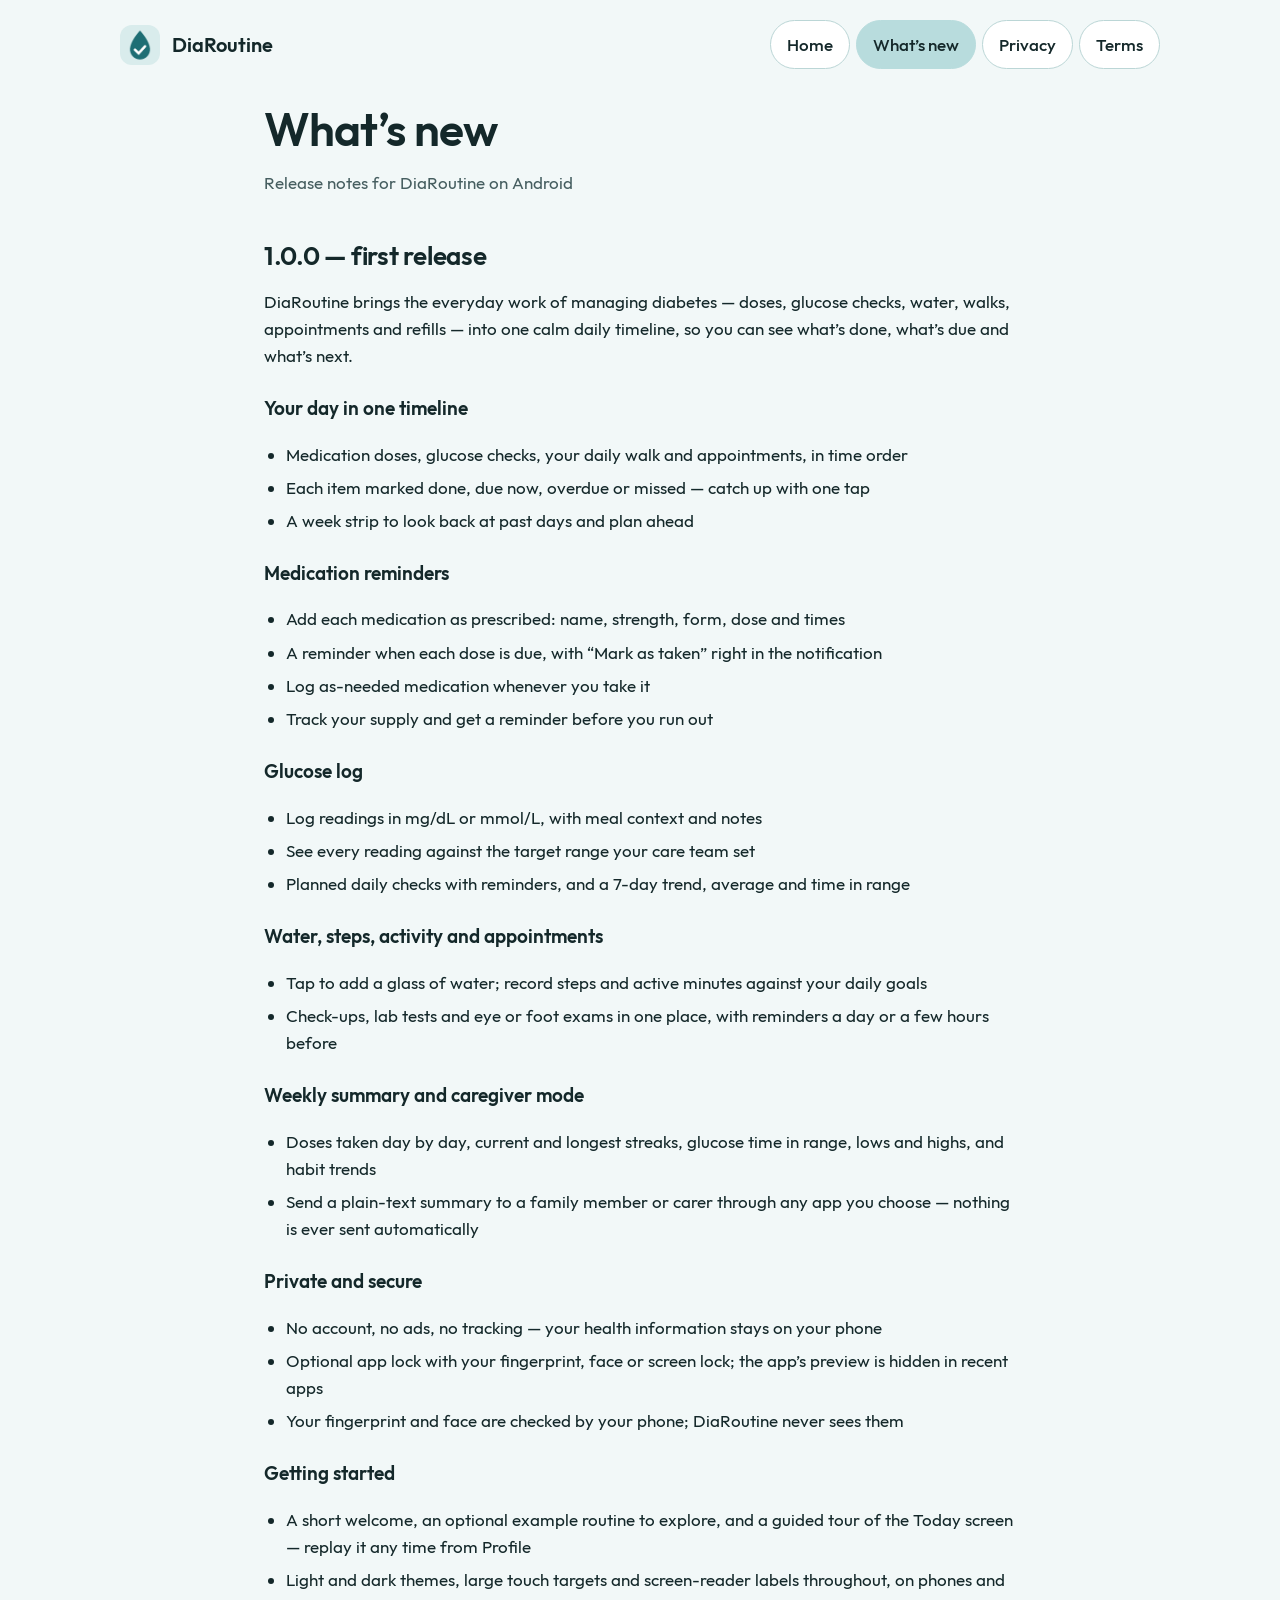
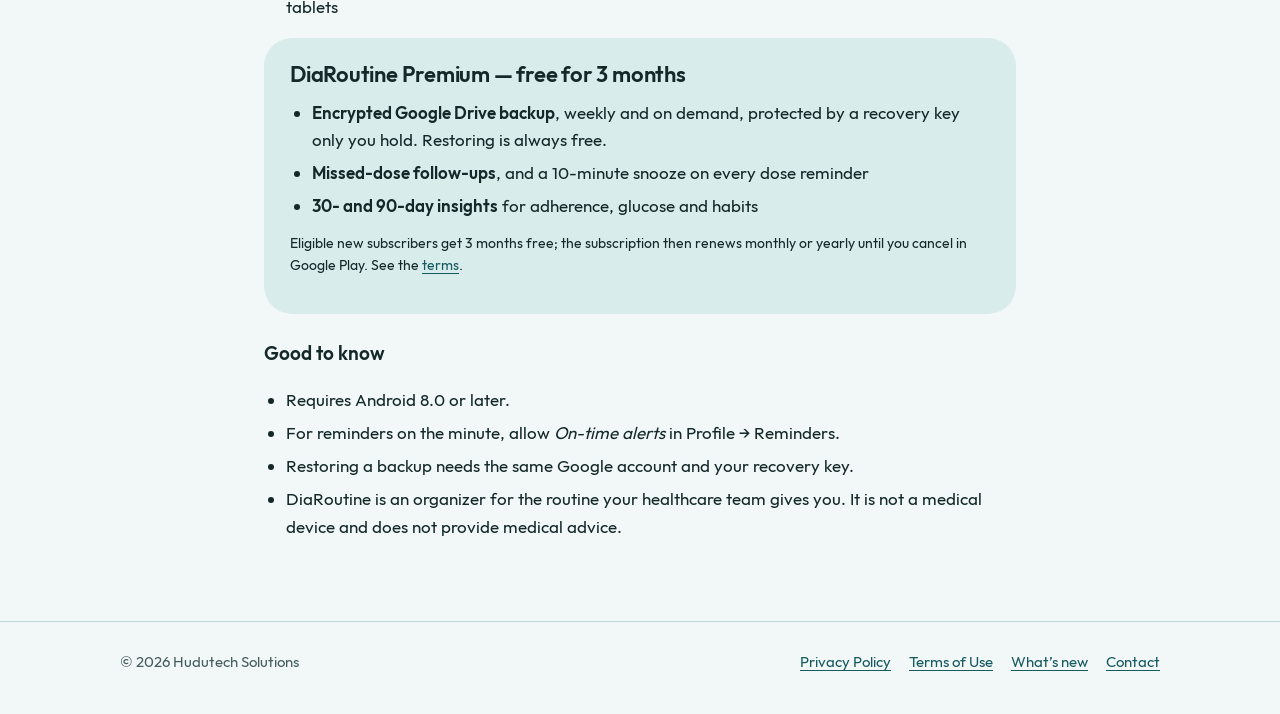
<file: docs/whats-new.html>
<!doctype html>
<html lang="en">
<head>
  <meta charset="utf-8">
  <meta name="viewport" content="width=device-width, initial-scale=1">
  <title>What’s new · DiaRoutine</title>
  <meta name="description" content="Release notes for DiaRoutine, the diabetes daily planner: what each version adds and changes.">
  <link rel="icon" type="image/png" href="assets/img/favicon.png">
  <link rel="apple-touch-icon" href="assets/img/apple-touch-icon.png">
  <link rel="stylesheet" href="assets/site.css">
</head>
<body>
  <header class="site-header">
    <div class="wrap">
      <a class="brand" href="./"><img src="assets/img/apple-touch-icon.png" alt="">DiaRoutine</a>
      <nav class="site-nav" aria-label="Site">
        <a href="./">Home</a>
        <a href="whats-new.html" aria-current="page">What’s new</a>
        <a href="privacy.html">Privacy</a>
        <a href="terms.html">Terms</a>
      </nav>
    </div>
  </header>

  <main class="doc">
    <h1>What’s new</h1>
    <p class="meta">Release notes for DiaRoutine on Android</p>

    <h2 id="1.0.0">1.0.0 — first release</h2>
    <p>
      DiaRoutine brings the everyday work of managing diabetes — doses, glucose checks, water, walks, appointments and
      refills — into one calm daily timeline, so you can see what’s done, what’s due and what’s next.
    </p>

    <h3>Your day in one timeline</h3>
    <ul>
      <li>Medication doses, glucose checks, your daily walk and appointments, in time order</li>
      <li>Each item marked done, due now, overdue or missed — catch up with one tap</li>
      <li>A week strip to look back at past days and plan ahead</li>
    </ul>

    <h3>Medication reminders</h3>
    <ul>
      <li>Add each medication as prescribed: name, strength, form, dose and times</li>
      <li>A reminder when each dose is due, with “Mark as taken” right in the notification</li>
      <li>Log as-needed medication whenever you take it</li>
      <li>Track your supply and get a reminder before you run out</li>
    </ul>

    <h3>Glucose log</h3>
    <ul>
      <li>Log readings in mg/dL or mmol/L, with meal context and notes</li>
      <li>See every reading against the target range your care team set</li>
      <li>Planned daily checks with reminders, and a 7-day trend, average and time in range</li>
    </ul>

    <h3>Water, steps, activity and appointments</h3>
    <ul>
      <li>Tap to add a glass of water; record steps and active minutes against your daily goals</li>
      <li>Check-ups, lab tests and eye or foot exams in one place, with reminders a day or a few hours before</li>
    </ul>

    <h3>Weekly summary and caregiver mode</h3>
    <ul>
      <li>Doses taken day by day, current and longest streaks, glucose time in range, lows and highs, and habit trends</li>
      <li>Send a plain-text summary to a family member or carer through any app you choose — nothing is ever sent automatically</li>
    </ul>

    <h3>Private and secure</h3>
    <ul>
      <li>No account, no ads, no tracking — your health information stays on your phone</li>
      <li>Optional app lock with your fingerprint, face or screen lock; the app’s preview is hidden in recent apps</li>
      <li>Your fingerprint and face are checked by your phone; DiaRoutine never sees them</li>
    </ul>

    <h3>Getting started</h3>
    <ul>
      <li>A short welcome, an optional example routine to explore, and a guided tour of the Today screen — replay it any time from Profile</li>
      <li>Light and dark themes, large touch targets and screen-reader labels throughout, on phones and tablets</li>
    </ul>

    <div class="summary">
      <h2>DiaRoutine Premium — free for 3 months</h2>
      <ul>
        <li><strong>Encrypted Google Drive backup</strong>, weekly and on demand, protected by a recovery key only you hold. Restoring is always free.</li>
        <li><strong>Missed-dose follow-ups</strong>, and a 10-minute snooze on every dose reminder</li>
        <li><strong>30- and 90-day insights</strong> for adherence, glucose and habits</li>
      </ul>
      <p class="note">
        Eligible new subscribers get 3 months free; the subscription then renews monthly or yearly until you cancel in
        Google Play. See the <a href="terms.html#paid">terms</a>.
      </p>
    </div>

    <h3>Good to know</h3>
    <ul>
      <li>Requires Android 8.0 or later.</li>
      <li>For reminders on the minute, allow <em>On-time alerts</em> in Profile → Reminders.</li>
      <li>Restoring a backup needs the same Google account and your recovery key.</li>
      <li>DiaRoutine is an organizer for the routine your healthcare team gives you. It is not a medical device and does not provide medical advice.</li>
    </ul>
  </main>

  <footer class="site-footer">
    <div class="wrap">
      <span>© 2026 Hudutech Solutions</span>
      <nav aria-label="Legal">
        <a href="privacy.html">Privacy Policy</a>
        <a href="terms.html">Terms of Use</a>
        <a href="whats-new.html">What’s new</a>
        <a href="mailto:coolnjeru@gmail.com">Contact</a>
      </nav>
    </div>
  </footer>
</body>
</html>
</file>
<file: docs/assets/site.css>
/* DiaRoutine website — Ocean Teal, matching the app. Fonts are self-hosted: no third-party requests. */
@font-face { font-family: "Outfit"; src: url("fonts/outfit_regular.ttf") format("truetype"); font-weight: 400; font-display: swap; }
@font-face { font-family: "Outfit"; src: url("fonts/outfit_medium.ttf") format("truetype"); font-weight: 500; font-display: swap; }
@font-face { font-family: "Outfit"; src: url("fonts/outfit_semibold.ttf") format("truetype"); font-weight: 600; font-display: swap; }

:root {
  --bg: #F2F8F8;
  --card: #D9ECEC;
  --raised: #FFFFFF;
  --primary: #1E6E74;
  --primary-deep: #0F4F54;
  --primary-strong: #155A5F;
  --primary-soft: #B8DCDD;
  --on-primary: #FFFFFF;
  --text: #14282A;
  --muted: #465E60;
  --outline: #BBD6D6;
  --coral-soft: #FAE1DC;
  --coral-strong: #B2432F;
  --radius: 28px;
  --radius-sm: 18px;
  --max: 1080px;
  --prose: 72ch;
  color-scheme: light dark;
}

@media (prefers-color-scheme: dark) {
  :root {
    --bg: #0D1617;
    --card: #172526;
    --raised: #233738;
    --primary: #74C3C6;
    --primary-deep: #0F3E42;
    --primary-strong: #9AD6D8;
    --primary-soft: #234A4C;
    --on-primary: #082022;
    --text: #E3F0F0;
    --muted: #A0B9BA;
    --outline: #2F4647;
    --coral-soft: #3B2521;
    --coral-strong: #F5A595;
  }
}

* { box-sizing: border-box; }

html { -webkit-text-size-adjust: 100%; text-size-adjust: 100%; scroll-behavior: smooth; }

body {
  margin: 0;
  background: var(--bg);
  color: var(--text);
  font-family: "Outfit", system-ui, -apple-system, "Segoe UI", Roboto, sans-serif;
  font-size: 17px;
  line-height: 1.6;
}

a { color: var(--primary-strong); text-underline-offset: 3px; }
a:hover { text-decoration-thickness: 2px; }
:focus-visible { outline: 3px solid var(--primary); outline-offset: 3px; border-radius: 6px; }

.wrap { max-width: var(--max); margin: 0 auto; padding: 0 20px; }

/* Header */
.site-header { padding: 20px 0; }
.site-header .wrap { display: flex; align-items: center; justify-content: space-between; gap: 16px; flex-wrap: wrap; }
.brand { display: inline-flex; align-items: center; gap: 12px; color: var(--text); text-decoration: none; font-weight: 600; font-size: 20px; }
.brand img { width: 40px; height: 40px; border-radius: 12px; }
.site-nav { display: flex; gap: 6px; flex-wrap: wrap; }
.site-nav a {
  color: var(--text); text-decoration: none; font-weight: 500;
  padding: 10px 16px; border-radius: 999px; border: 1px solid var(--outline); background: var(--raised);
}
.site-nav a[aria-current="page"] { background: var(--primary-soft); border-color: var(--primary-soft); }

/* Hero */
.hero { padding: 24px 0 56px; }
.hero .wrap { display: grid; grid-template-columns: 1.1fr 0.9fr; gap: 40px; align-items: center; }
.eyebrow { display: inline-block; font-weight: 500; color: var(--primary-strong); background: var(--card); padding: 6px 14px; border-radius: 999px; font-size: 15px; }
h1 { font-size: clamp(36px, 6vw, 58px); line-height: 1.05; letter-spacing: -0.02em; margin: 18px 0 16px; font-weight: 600; }
.lead { font-size: 20px; color: var(--muted); margin: 0 0 28px; max-width: 34ch; }
.actions { display: flex; gap: 12px; flex-wrap: wrap; }
.button {
  display: inline-flex; align-items: center; gap: 10px; min-height: 52px; padding: 0 24px;
  border-radius: 999px; font-weight: 500; text-decoration: none; font-size: 17px;
}
.button.primary { background: var(--primary); color: var(--on-primary); }
.button.secondary { background: var(--raised); color: var(--text); border: 1px solid var(--outline); }
.note { font-size: 14px; color: var(--muted); margin-top: 12px; }
.hero-shot { justify-self: center; width: min(340px, 100%); height: auto; border-radius: 32px; box-shadow: 0 30px 60px -30px rgba(15, 79, 84, 0.55); }

/* Sections */
section { padding: 48px 0; }
h2 { font-size: clamp(28px, 4vw, 38px); line-height: 1.15; margin: 0 0 12px; font-weight: 600; letter-spacing: -0.01em; }
.section-lead { color: var(--muted); max-width: 60ch; margin: 0 0 32px; font-size: 18px; }

.features { display: grid; grid-template-columns: repeat(3, 1fr); gap: 16px; }
.feature { background: var(--card); border-radius: var(--radius); padding: 24px; }
.feature .icon {
  width: 44px; height: 44px; border-radius: 50%; background: var(--raised); display: grid; place-items: center; margin-bottom: 14px;
}
.feature .icon svg { width: 22px; height: 22px; fill: var(--primary-strong); }
.feature h3 { margin: 0 0 6px; font-size: 20px; font-weight: 600; }
.feature p { margin: 0; color: var(--muted); font-size: 16px; }

.gallery { display: grid; grid-template-columns: repeat(3, 1fr); gap: 20px; }
.gallery img { width: 100%; height: auto; border-radius: var(--radius-sm); display: block; }

.premium-panel { background: var(--card); border-radius: var(--radius); padding: 36px; }
.premium-panel .features { margin: 8px 0 20px; }
.premium-panel .feature { background: var(--raised); }
.premium-panel .note { margin: 0; }

.promise { background: var(--primary); color: var(--on-primary); border-radius: var(--radius); padding: 36px; display: grid; grid-template-columns: 1fr 1fr; gap: 24px; align-items: center; }
.promise h2 { color: inherit; }
.promise ul { margin: 0; padding: 0; list-style: none; display: grid; gap: 10px; }
.promise li { padding: 12px 16px; border-radius: var(--radius-sm); background: rgba(255, 255, 255, 0.12); }
.promise a { color: inherit; }

/* Legal pages */
.doc { max-width: var(--prose); margin: 0 auto; padding: 8px 20px 64px; }
.doc h1 { font-size: clamp(34px, 5vw, 46px); margin-top: 8px; }
.doc .meta { color: var(--muted); margin: 0 0 28px; }
.doc h2 { font-size: 26px; margin: 44px 0 10px; scroll-margin-top: 16px; }
.doc h3 { font-size: 19px; margin: 24px 0 6px; font-weight: 600; }
.doc p, .doc li { color: var(--text); }
.doc ul { padding-left: 22px; }
.doc li { margin: 6px 0; }
.summary { background: var(--card); border-radius: var(--radius); padding: 24px 26px; margin: 0 0 12px; }
.summary h2 { margin: 0 0 12px; font-size: 22px; }
.summary ul { margin: 0; }
.callout { background: var(--coral-soft); border-radius: var(--radius-sm); padding: 18px 22px; margin: 16px 0; }
.callout strong { color: var(--coral-strong); }
.toc { background: var(--raised); border: 1px solid var(--outline); border-radius: var(--radius-sm); padding: 16px 22px; margin: 24px 0; }
.toc ol { margin: 6px 0 0; padding-left: 22px; columns: 2; column-gap: 28px; }
.toc li { margin: 4px 0; break-inside: avoid; }
table { width: 100%; border-collapse: collapse; margin: 12px 0; font-size: 16px; }
th, td { text-align: left; vertical-align: top; padding: 10px 12px; border-bottom: 1px solid var(--outline); }
th { font-weight: 600; }

/* Footer */
.site-footer { border-top: 1px solid var(--outline); padding: 28px 0 40px; color: var(--muted); font-size: 15px; }
.site-footer .wrap { display: flex; justify-content: space-between; gap: 16px; flex-wrap: wrap; }
.site-footer nav { display: flex; gap: 18px; flex-wrap: wrap; }

@media (max-width: 820px) {
  .hero .wrap, .promise { grid-template-columns: 1fr; }
  .hero-shot { width: min(300px, 80%); }
  .features { grid-template-columns: 1fr 1fr; }
  .gallery { grid-template-columns: repeat(3, minmax(220px, 1fr)); overflow-x: auto; scroll-snap-type: x mandatory; padding-bottom: 8px; }
  .gallery img { scroll-snap-align: start; }
}

@media (max-width: 560px) {
  body { font-size: 16px; }
  .wrap { padding: 0 16px; }
  .features { grid-template-columns: 1fr; }
  .promise, .premium-panel { padding: 24px; }
  .toc ol { columns: 1; }
  .lead { font-size: 18px; }
}

@media (prefers-reduced-motion: reduce) { html { scroll-behavior: auto; } }
</file>
